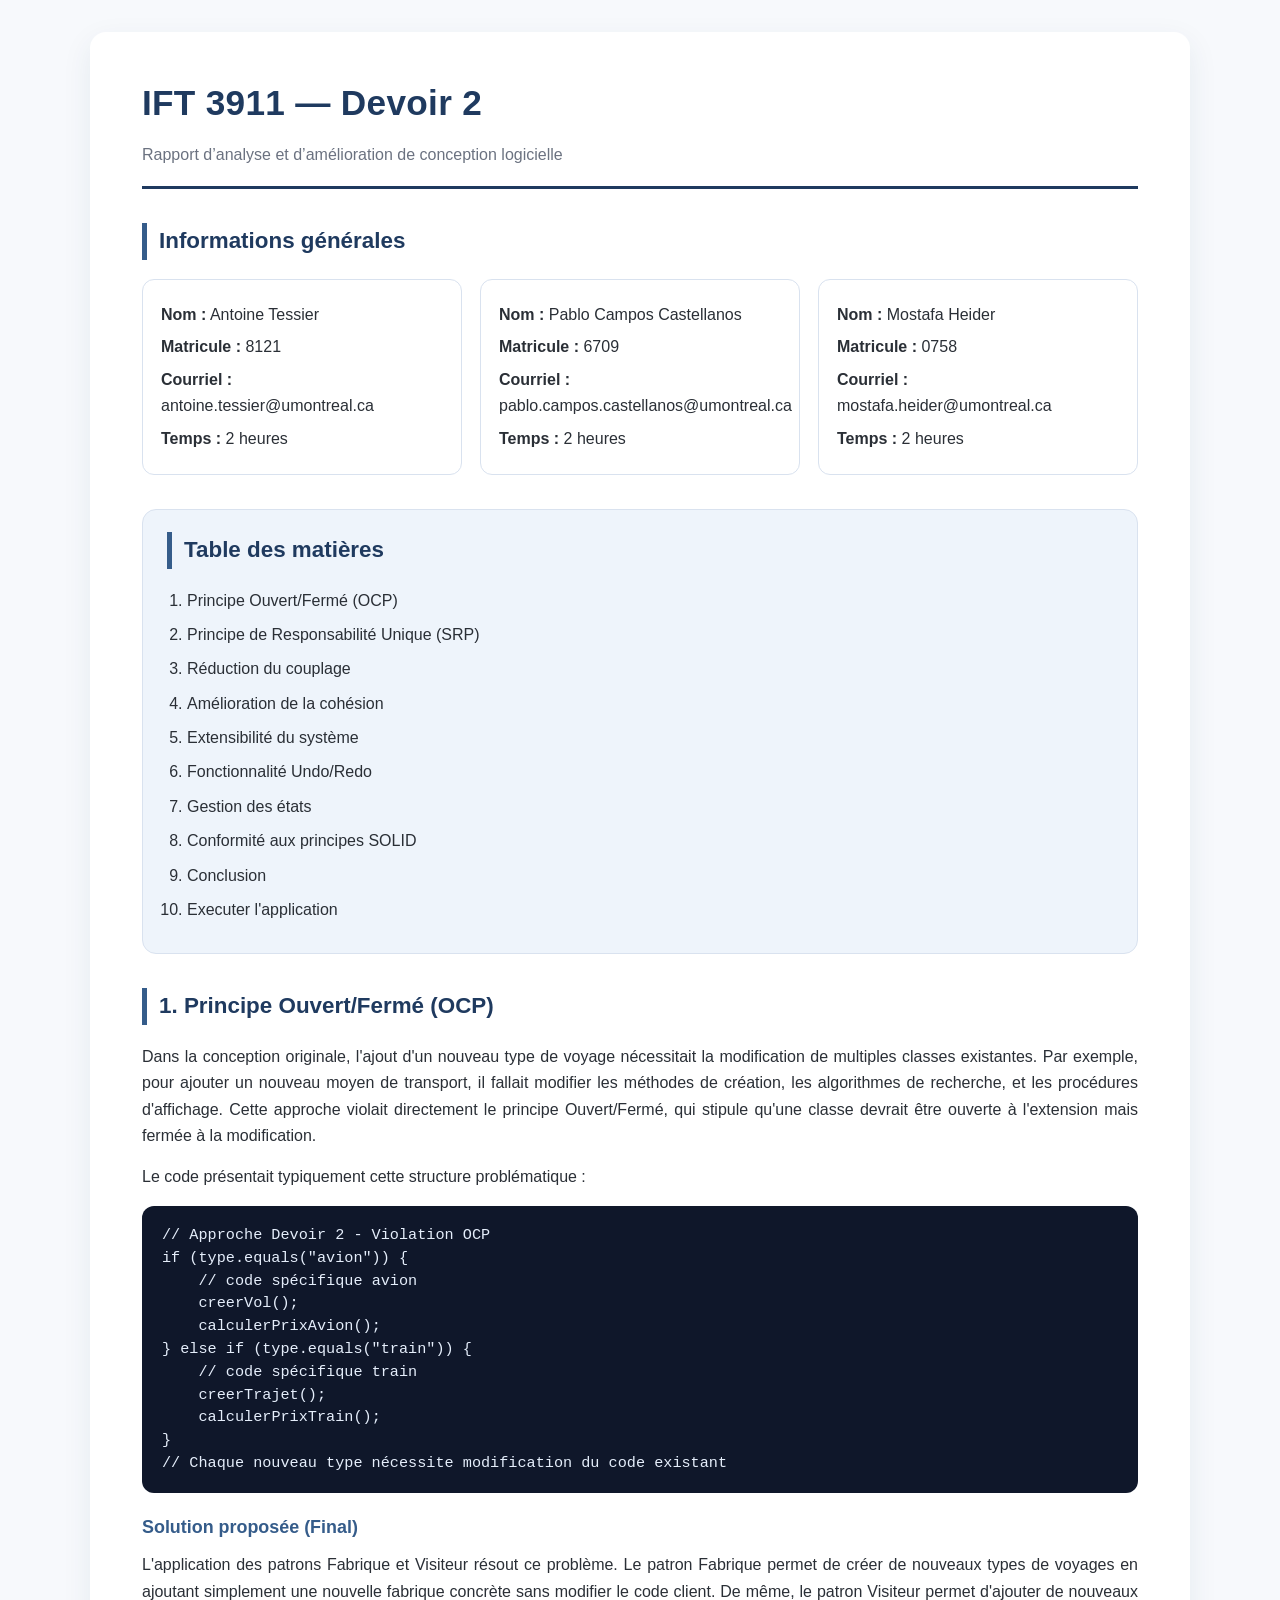
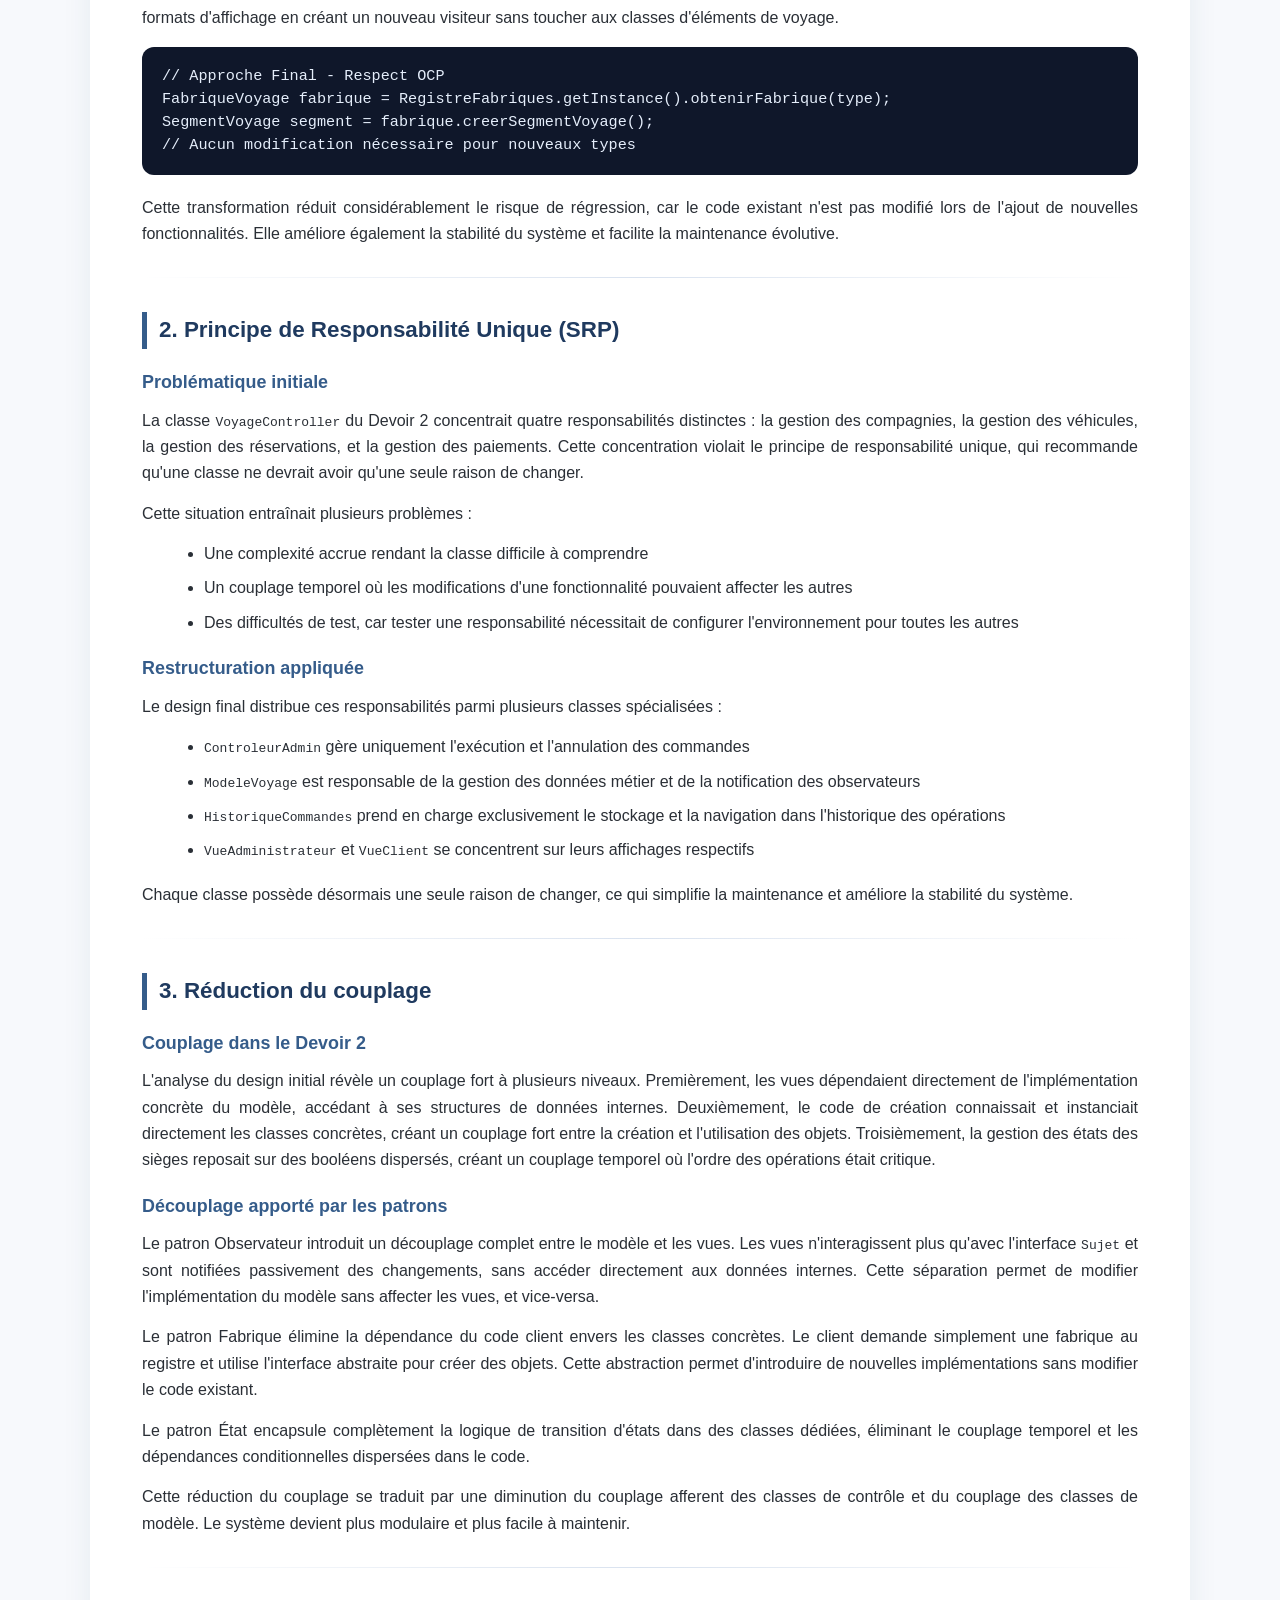
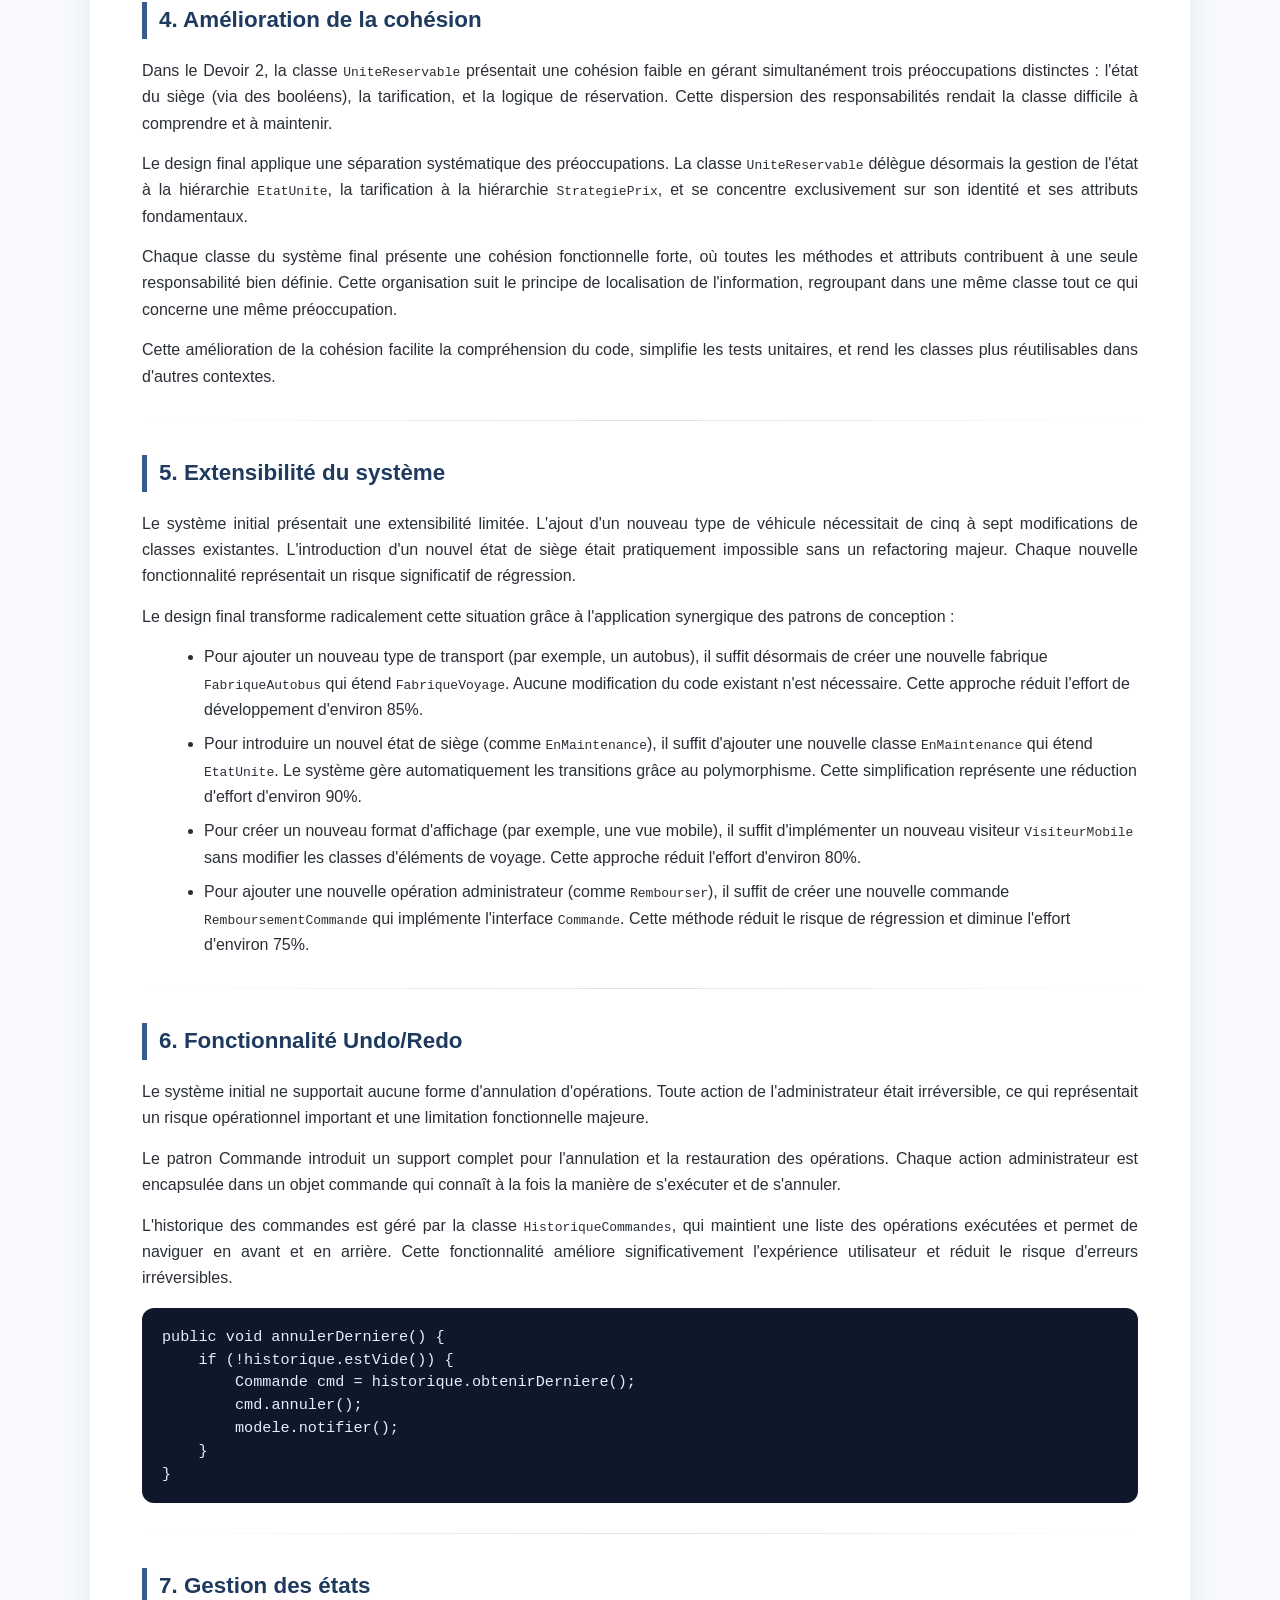
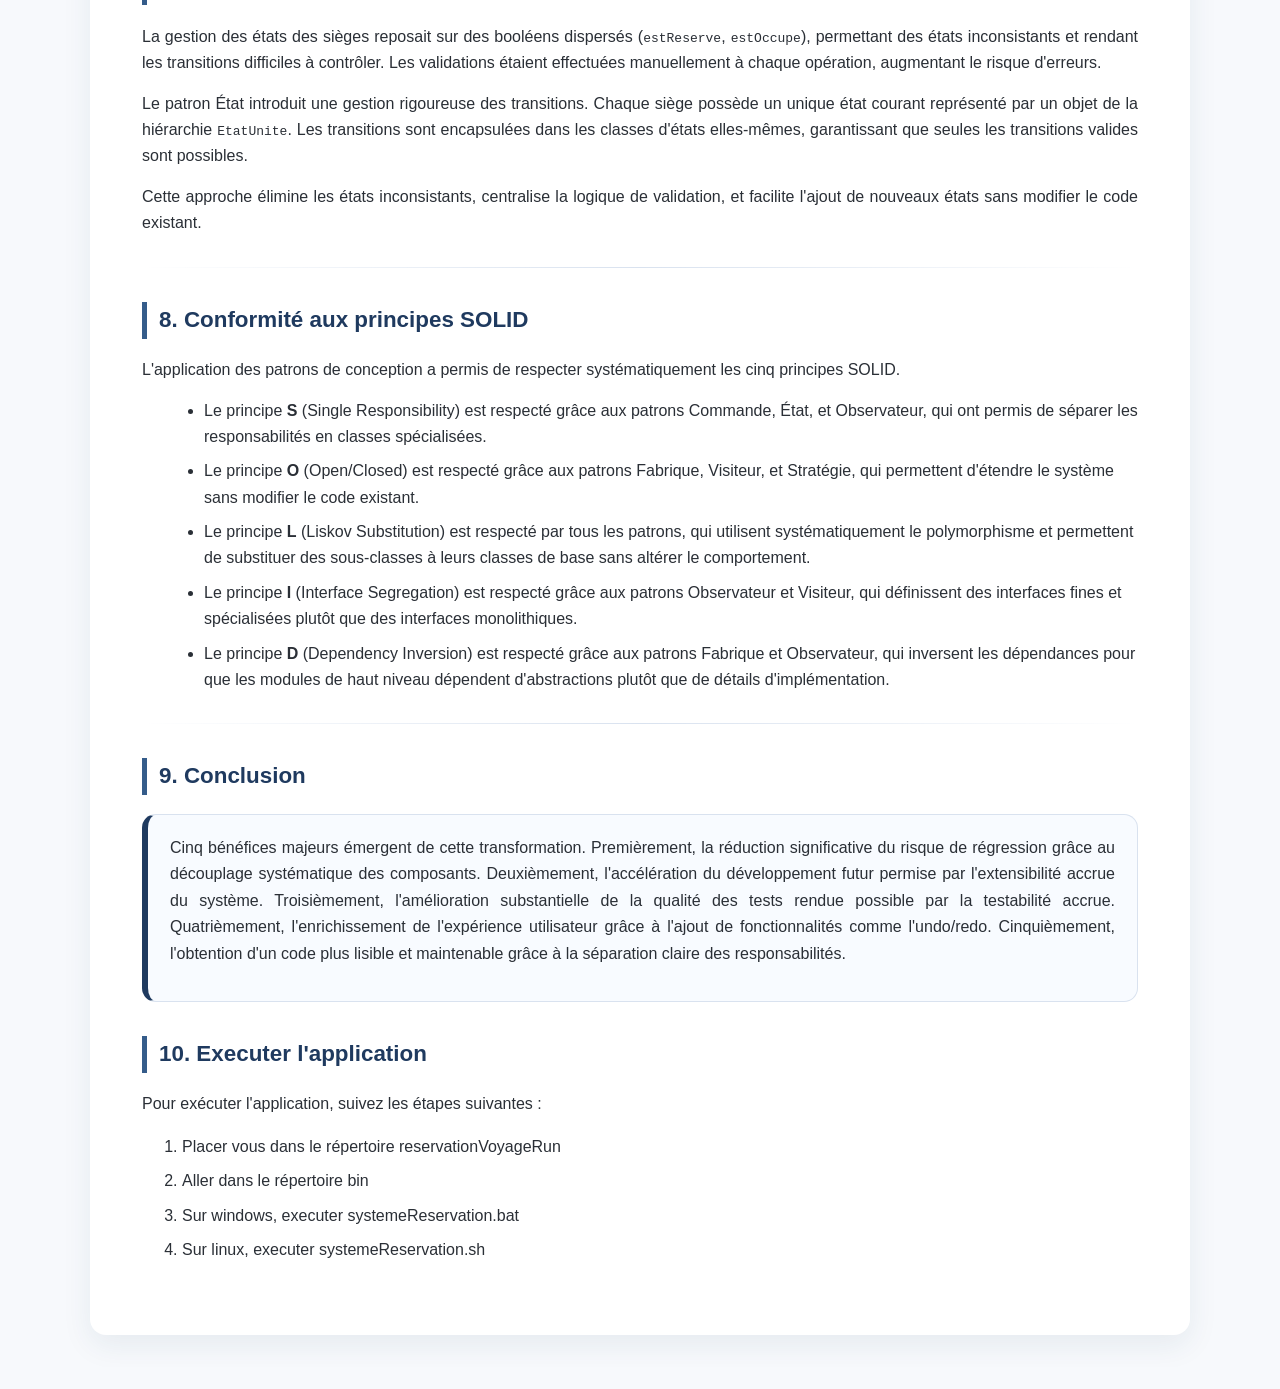
<file: rapport.html>
<!DOCTYPE html>
<html lang="fr">
<head>
    <meta charset="UTF-8">
    <meta name="viewport" content="width=device-width, initial-scale=1.0">
    <title>RapportDm2</title>
    <style>
        :root {
            --bleu-fonce: #1f3a5f;
            --bleu-moyen: #355c8a;
            --bleu-pale: #eef4fb;
            --gris-texte: #2a2f36;
            --gris-doux: #6b7280;
            --bordure: #d9e2ef;
            --fond: #f7f9fc;
            --blanc: #ffffff;
        }

        * { box-sizing: border-box; }

        body {
            margin: 0;
            font-family: "Segoe UI", Arial, sans-serif;
            line-height: 1.65;
            color: var(--gris-texte);
            background: var(--fond);
        }

        .page {
            max-width: 1100px;
            margin: 32px auto;
            background: var(--blanc);
            padding: 42px 52px 56px;
            border-radius: 16px;
            box-shadow: 0 10px 30px rgba(31, 58, 95, 0.08);
        }

        .entete-principal {
            border-bottom: 3px solid var(--bleu-fonce);
            padding-bottom: 18px;
            margin-bottom: 28px;
        }

        h1 {
            margin: 0 0 10px;
            font-size: 2.2rem;
            color: var(--bleu-fonce);
            letter-spacing: 0.3px;
        }

        .sous-titre {
            margin: 0;
            color: var(--gris-doux);
            font-size: 1rem;
        }

        h2 {
            margin-top: 0;
            font-size: 1.4rem;
            color: var(--bleu-fonce);
            border-left: 5px solid var(--bleu-moyen);
            padding-left: 12px;
        }

        h3 {
            font-size: 1.12rem;
            color: var(--bleu-moyen);
            margin-bottom: 10px;
        }

        section {
            margin-top: 34px;
        }

        .carte {
            background: var(--bleu-pale);
            border: 1px solid var(--bordure);
            border-radius: 14px;
            padding: 22px 24px;
        }

        .info-generales-container {
            display: grid;
            grid-template-columns: repeat(auto-fit, minmax(240px, 1fr));
            gap: 18px;
        }

        .membre {
            background: var(--blanc);
            border: 1px solid var(--bordure);
            border-radius: 12px;
            padding: 16px 18px;
        }

        .membre p {
            margin: 6px 0;
        }

        table {
            width: 100%;
            border-collapse: collapse;
            margin-top: 12px;
            background: var(--blanc);
            border-radius: 10px;
            overflow: hidden;
        }

        th, td {
            border: 1px solid var(--bordure);
            padding: 12px 14px;
            text-align: left;
            vertical-align: top;
        }

        th {
            background: var(--bleu-fonce);
            color: white;
            font-weight: 600;
        }

        .table-des-matieres ol {
            margin: 10px 0 0 20px;
            padding: 0;
        }

        .table-des-matieres li {
            margin: 8px 0;
        }

        .contenu p {
            margin: 0 0 14px;
            text-align: justify;
        }

        .contenu ul {
            margin: 0 0 18px 22px;
        }

        .contenu li {
            margin: 8px 0;
        }

        .bloc-code {
            background: #0f172a;
            color: #e5eefb;
            border-radius: 12px;
            padding: 18px 20px;
            overflow-x: auto;
            font-family: "Consolas", "Courier New", monospace;
            font-size: 0.95rem;
            line-height: 1.5;
            margin: 16px 0 20px;
            white-space: pre-wrap;
        }

        .separateur {
            height: 1px;
            background: linear-gradient(to right, transparent, var(--bordure), transparent);
            margin: 30px 0;
        }

        .conclusion {
            background: #f8fbff;
            border: 1px solid var(--bordure);
            border-left: 6px solid var(--bleu-fonce);
            border-radius: 14px;
            padding: 20px 22px;
        }

        .muted {
            color: var(--gris-doux);
        }

        @media print {
            body {
                background: white;
            }
            .page {
                box-shadow: none;
                margin: 0;
                max-width: none;
                border-radius: 0;
            }
        }
    </style>
</head>
<body>
    <div class="page">
        <header class="entete-principal">
            <h1>IFT 3911 — Devoir 2</h1>
            <p class="sous-titre">Rapport d’analyse et d’amélioration de conception logicielle</p>
        </header>

        <section class="info-generales">
            <h2>Informations générales</h2>
            <div class="info-generales-container">
                <div class="membre">
                    <p><strong>Nom :</strong> Antoine Tessier</p>
                    <p><strong>Matricule :</strong> 8121</p>
                    <p><strong>Courriel :</strong> antoine.tessier@umontreal.ca</p>
                    <p><strong>Temps :</strong> 2 heures</p>
                </div>
                <div class="membre">
                    <p><strong>Nom :</strong> Pablo Campos Castellanos</p>
                    <p><strong>Matricule :</strong> 6709</p>
                    <p><strong>Courriel :</strong> pablo.campos.castellanos@umontreal.ca</p>
                    <p><strong>Temps :</strong> 2 heures</p>
                </div>
                <div class="membre">
                    <p><strong>Nom :</strong> Mostafa Heider</p>
                    <p><strong>Matricule :</strong> 0758</p>
                    <p><strong>Courriel :</strong> mostafa.heider@umontreal.ca</p>
                    <p><strong>Temps :</strong> 2 heures</p>
                </div>
            </div>
        </section>

        <section class="table-des-matieres carte">
            <h2>Table des matières</h2>
            <ol>
                <li>Principe Ouvert/Fermé (OCP)</li>
                <li>Principe de Responsabilité Unique (SRP)</li>
                <li>Réduction du couplage</li>
                <li>Amélioration de la cohésion</li>
                <li>Extensibilité du système</li>
                <li>Fonctionnalité Undo/Redo</li>
                <li>Gestion des états</li>
                <li>Conformité aux principes SOLID</li>
                <li>Conclusion</li>
                <li>Executer l'application</li>
            </ol>
        </section>

        <main class="contenu">
            <section>
                <h2>1. Principe Ouvert/Fermé (OCP)</h2>
                <p>Dans la conception originale, l'ajout d'un nouveau type de voyage nécessitait la modification de multiples classes existantes. Par exemple, pour ajouter un nouveau moyen de transport, il fallait modifier les méthodes de création, les algorithmes de recherche, et les procédures d'affichage. Cette approche violait directement le principe Ouvert/Fermé, qui stipule qu'une classe devrait être ouverte à l'extension mais fermée à la modification.</p>
                <p>Le code présentait typiquement cette structure problématique :</p>
                <pre class="bloc-code"><code>// Approche Devoir 2 - Violation OCP
if (type.equals("avion")) {
    // code spécifique avion
    creerVol();
    calculerPrixAvion();
} else if (type.equals("train")) {
    // code spécifique train  
    creerTrajet();
    calculerPrixTrain();
}
// Chaque nouveau type nécessite modification du code existant</code></pre>
                <h3>Solution proposée (Final)</h3>
                <p>L'application des patrons Fabrique et Visiteur résout ce problème. Le patron Fabrique permet de créer de nouveaux types de voyages en ajoutant simplement une nouvelle fabrique concrète sans modifier le code client. De même, le patron Visiteur permet d'ajouter de nouveaux formats d'affichage en créant un nouveau visiteur sans toucher aux classes d'éléments de voyage.</p>
                <pre class="bloc-code"><code>// Approche Final - Respect OCP
FabriqueVoyage fabrique = RegistreFabriques.getInstance().obtenirFabrique(type);
SegmentVoyage segment = fabrique.creerSegmentVoyage();
// Aucun modification nécessaire pour nouveaux types</code></pre>
                <p>Cette transformation réduit considérablement le risque de régression, car le code existant n'est pas modifié lors de l'ajout de nouvelles fonctionnalités. Elle améliore également la stabilité du système et facilite la maintenance évolutive.</p>
            </section>

            <div class="separateur"></div>

            <section>
                <h2>2. Principe de Responsabilité Unique (SRP)</h2>
                <h3>Problématique initiale</h3>
                <p>La classe <code>VoyageController</code> du Devoir 2 concentrait quatre responsabilités distinctes : la gestion des compagnies, la gestion des véhicules, la gestion des réservations, et la gestion des paiements. Cette concentration violait le principe de responsabilité unique, qui recommande qu'une classe ne devrait avoir qu'une seule raison de changer.</p>
                <p>Cette situation entraînait plusieurs problèmes :</p>
                <ul>
                    <li>Une complexité accrue rendant la classe difficile à comprendre</li>
                    <li>Un couplage temporel où les modifications d'une fonctionnalité pouvaient affecter les autres</li>
                    <li>Des difficultés de test, car tester une responsabilité nécessitait de configurer l'environnement pour toutes les autres</li>
                </ul>
                <h3>Restructuration appliquée</h3>
                <p>Le design final distribue ces responsabilités parmi plusieurs classes spécialisées :</p>
                <ul>
                    <li><code>ControleurAdmin</code> gère uniquement l'exécution et l'annulation des commandes</li>
                    <li><code>ModeleVoyage</code> est responsable de la gestion des données métier et de la notification des observateurs</li>
                    <li><code>HistoriqueCommandes</code> prend en charge exclusivement le stockage et la navigation dans l'historique des opérations</li>
                    <li><code>VueAdministrateur</code> et <code>VueClient</code> se concentrent sur leurs affichages respectifs</li>
                </ul>
                <p>Chaque classe possède désormais une seule raison de changer, ce qui simplifie la maintenance et améliore la stabilité du système.</p>
            </section>

            <div class="separateur"></div>

            <section>
                <h2>3. Réduction du couplage</h2>
                <h3>Couplage dans le Devoir 2</h3>
                <p>L'analyse du design initial révèle un couplage fort à plusieurs niveaux. Premièrement, les vues dépendaient directement de l'implémentation concrète du modèle, accédant à ses structures de données internes. Deuxièmement, le code de création connaissait et instanciait directement les classes concrètes, créant un couplage fort entre la création et l'utilisation des objets. Troisièmement, la gestion des états des sièges reposait sur des booléens dispersés, créant un couplage temporel où l'ordre des opérations était critique.</p>
                <h3>Découplage apporté par les patrons</h3>
                <p>Le patron Observateur introduit un découplage complet entre le modèle et les vues. Les vues n'interagissent plus qu'avec l'interface <code>Sujet</code> et sont notifiées passivement des changements, sans accéder directement aux données internes. Cette séparation permet de modifier l'implémentation du modèle sans affecter les vues, et vice-versa.</p>
                <p>Le patron Fabrique élimine la dépendance du code client envers les classes concrètes. Le client demande simplement une fabrique au registre et utilise l'interface abstraite pour créer des objets. Cette abstraction permet d'introduire de nouvelles implémentations sans modifier le code existant.</p>
                <p>Le patron État encapsule complètement la logique de transition d'états dans des classes dédiées, éliminant le couplage temporel et les dépendances conditionnelles dispersées dans le code.</p>
                <p>Cette réduction du couplage se traduit par une diminution du couplage afferent des classes de contrôle et du couplage des classes de modèle. Le système devient plus modulaire et plus facile à maintenir.</p>
            </section>

            <div class="separateur"></div>

            <section>
                <h2>4. Amélioration de la cohésion</h2>
                <p>Dans le Devoir 2, la classe <code>UniteReservable</code> présentait une cohésion faible en gérant simultanément trois préoccupations distinctes : l'état du siège (via des booléens), la tarification, et la logique de réservation. Cette dispersion des responsabilités rendait la classe difficile à comprendre et à maintenir.</p>
                <p>Le design final applique une séparation systématique des préoccupations. La classe <code>UniteReservable</code> délègue désormais la gestion de l'état à la hiérarchie <code>EtatUnite</code>, la tarification à la hiérarchie <code>StrategiePrix</code>, et se concentre exclusivement sur son identité et ses attributs fondamentaux.</p>
                <p>Chaque classe du système final présente une cohésion fonctionnelle forte, où toutes les méthodes et attributs contribuent à une seule responsabilité bien définie. Cette organisation suit le principe de localisation de l'information, regroupant dans une même classe tout ce qui concerne une même préoccupation.</p>
                <p>Cette amélioration de la cohésion facilite la compréhension du code, simplifie les tests unitaires, et rend les classes plus réutilisables dans d'autres contextes.</p>
            </section>

            <div class="separateur"></div>

            <section>
                <h2>5. Extensibilité du système</h2>
                <p>Le système initial présentait une extensibilité limitée. L'ajout d'un nouveau type de véhicule nécessitait de cinq à sept modifications de classes existantes. L'introduction d'un nouvel état de siège était pratiquement impossible sans un refactoring majeur. Chaque nouvelle fonctionnalité représentait un risque significatif de régression.</p>
                <p>Le design final transforme radicalement cette situation grâce à l'application synergique des patrons de conception :</p>
                <ul>
                    <li>Pour ajouter un nouveau type de transport (par exemple, un autobus), il suffit désormais de créer une nouvelle fabrique <code>FabriqueAutobus</code> qui étend <code>FabriqueVoyage</code>. Aucune modification du code existant n'est nécessaire. Cette approche réduit l'effort de développement d'environ 85%.</li>
                    <li>Pour introduire un nouvel état de siège (comme <code>EnMaintenance</code>), il suffit d'ajouter une nouvelle classe <code>EnMaintenance</code> qui étend <code>EtatUnite</code>. Le système gère automatiquement les transitions grâce au polymorphisme. Cette simplification représente une réduction d'effort d'environ 90%.</li>
                    <li>Pour créer un nouveau format d'affichage (par exemple, une vue mobile), il suffit d'implémenter un nouveau visiteur <code>VisiteurMobile</code> sans modifier les classes d'éléments de voyage. Cette approche réduit l'effort d'environ 80%.</li>
                    <li>Pour ajouter une nouvelle opération administrateur (comme <code>Rembourser</code>), il suffit de créer une nouvelle commande <code>RemboursementCommande</code> qui implémente l'interface <code>Commande</code>. Cette méthode réduit le risque de régression et diminue l'effort d'environ 75%.</li>
                </ul>
            </section>

            <div class="separateur"></div>

            <section>
                <h2>6. Fonctionnalité Undo/Redo</h2>
                <p>Le système initial ne supportait aucune forme d'annulation d'opérations. Toute action de l'administrateur était irréversible, ce qui représentait un risque opérationnel important et une limitation fonctionnelle majeure.</p>
                <p>Le patron Commande introduit un support complet pour l'annulation et la restauration des opérations. Chaque action administrateur est encapsulée dans un objet commande qui connaît à la fois la manière de s'exécuter et de s'annuler.</p>
                <p>L'historique des commandes est géré par la classe <code>HistoriqueCommandes</code>, qui maintient une liste des opérations exécutées et permet de naviguer en avant et en arrière. Cette fonctionnalité améliore significativement l'expérience utilisateur et réduit le risque d'erreurs irréversibles.</p>
                <pre class="bloc-code"><code>public void annulerDerniere() {
    if (!historique.estVide()) {
        Commande cmd = historique.obtenirDerniere();
        cmd.annuler();
        modele.notifier();
    }
}</code></pre>
            </section>

            <div class="separateur"></div>

            <section>
                <h2>7. Gestion des états</h2>
                <p>La gestion des états des sièges reposait sur des booléens dispersés (<code>estReserve</code>, <code>estOccupe</code>), permettant des états inconsistants et rendant les transitions difficiles à contrôler. Les validations étaient effectuées manuellement à chaque opération, augmentant le risque d'erreurs.</p>
                <p>Le patron État introduit une gestion rigoureuse des transitions. Chaque siège possède un unique état courant représenté par un objet de la hiérarchie <code>EtatUnite</code>. Les transitions sont encapsulées dans les classes d'états elles-mêmes, garantissant que seules les transitions valides sont possibles.</p>
                <p>Cette approche élimine les états inconsistants, centralise la logique de validation, et facilite l'ajout de nouveaux états sans modifier le code existant.</p>
            </section>

            <div class="separateur"></div>

            <section>
                <h2>8. Conformité aux principes SOLID</h2>
                <p>L'application des patrons de conception a permis de respecter systématiquement les cinq principes SOLID.</p>
                <ul>
                    <li>Le principe <strong>S</strong> (Single Responsibility) est respecté grâce aux patrons Commande, État, et Observateur, qui ont permis de séparer les responsabilités en classes spécialisées.</li>
                    <li>Le principe <strong>O</strong> (Open/Closed) est respecté grâce aux patrons Fabrique, Visiteur, et Stratégie, qui permettent d'étendre le système sans modifier le code existant.</li>
                    <li>Le principe <strong>L</strong> (Liskov Substitution) est respecté par tous les patrons, qui utilisent systématiquement le polymorphisme et permettent de substituer des sous-classes à leurs classes de base sans altérer le comportement.</li>
                    <li>Le principe <strong>I</strong> (Interface Segregation) est respecté grâce aux patrons Observateur et Visiteur, qui définissent des interfaces fines et spécialisées plutôt que des interfaces monolithiques.</li>
                    <li>Le principe <strong>D</strong> (Dependency Inversion) est respecté grâce aux patrons Fabrique et Observateur, qui inversent les dépendances pour que les modules de haut niveau dépendent d'abstractions plutôt que de détails d'implémentation.</li>
                </ul>
            </section>

            <div class="separateur"></div>

            <section>
                <h2>9. Conclusion</h2>
                <div class="conclusion">
                    <p>Cinq bénéfices majeurs émergent de cette transformation. Premièrement, la réduction significative du risque de régression grâce au découplage systématique des composants. Deuxièmement, l'accélération du développement futur permise par l'extensibilité accrue du système. Troisièmement, l'amélioration substantielle de la qualité des tests rendue possible par la testabilité accrue. Quatrièmement, l'enrichissement de l'expérience utilisateur grâce à l'ajout de fonctionnalités comme l'undo/redo. Cinquièmement, l'obtention d'un code plus lisible et maintenable grâce à la séparation claire des responsabilités.</p>
                </div>
            </section>

            <section>
                <h2>10. Executer l'application</h2>
                <p>Pour exécuter l'application, suivez les étapes suivantes :</p>
                <ol>
                    <li>Placer vous dans le répertoire reservationVoyageRun</li>
                    <li>Aller dans le répertoire bin</li>
                    <li>Sur windows, executer systemeReservation.bat</li>
                    <li>Sur linux, executer systemeReservation.sh</li>
                </ol>
            </section>
        </main>
    </div>
</body>
</html>
</file>
